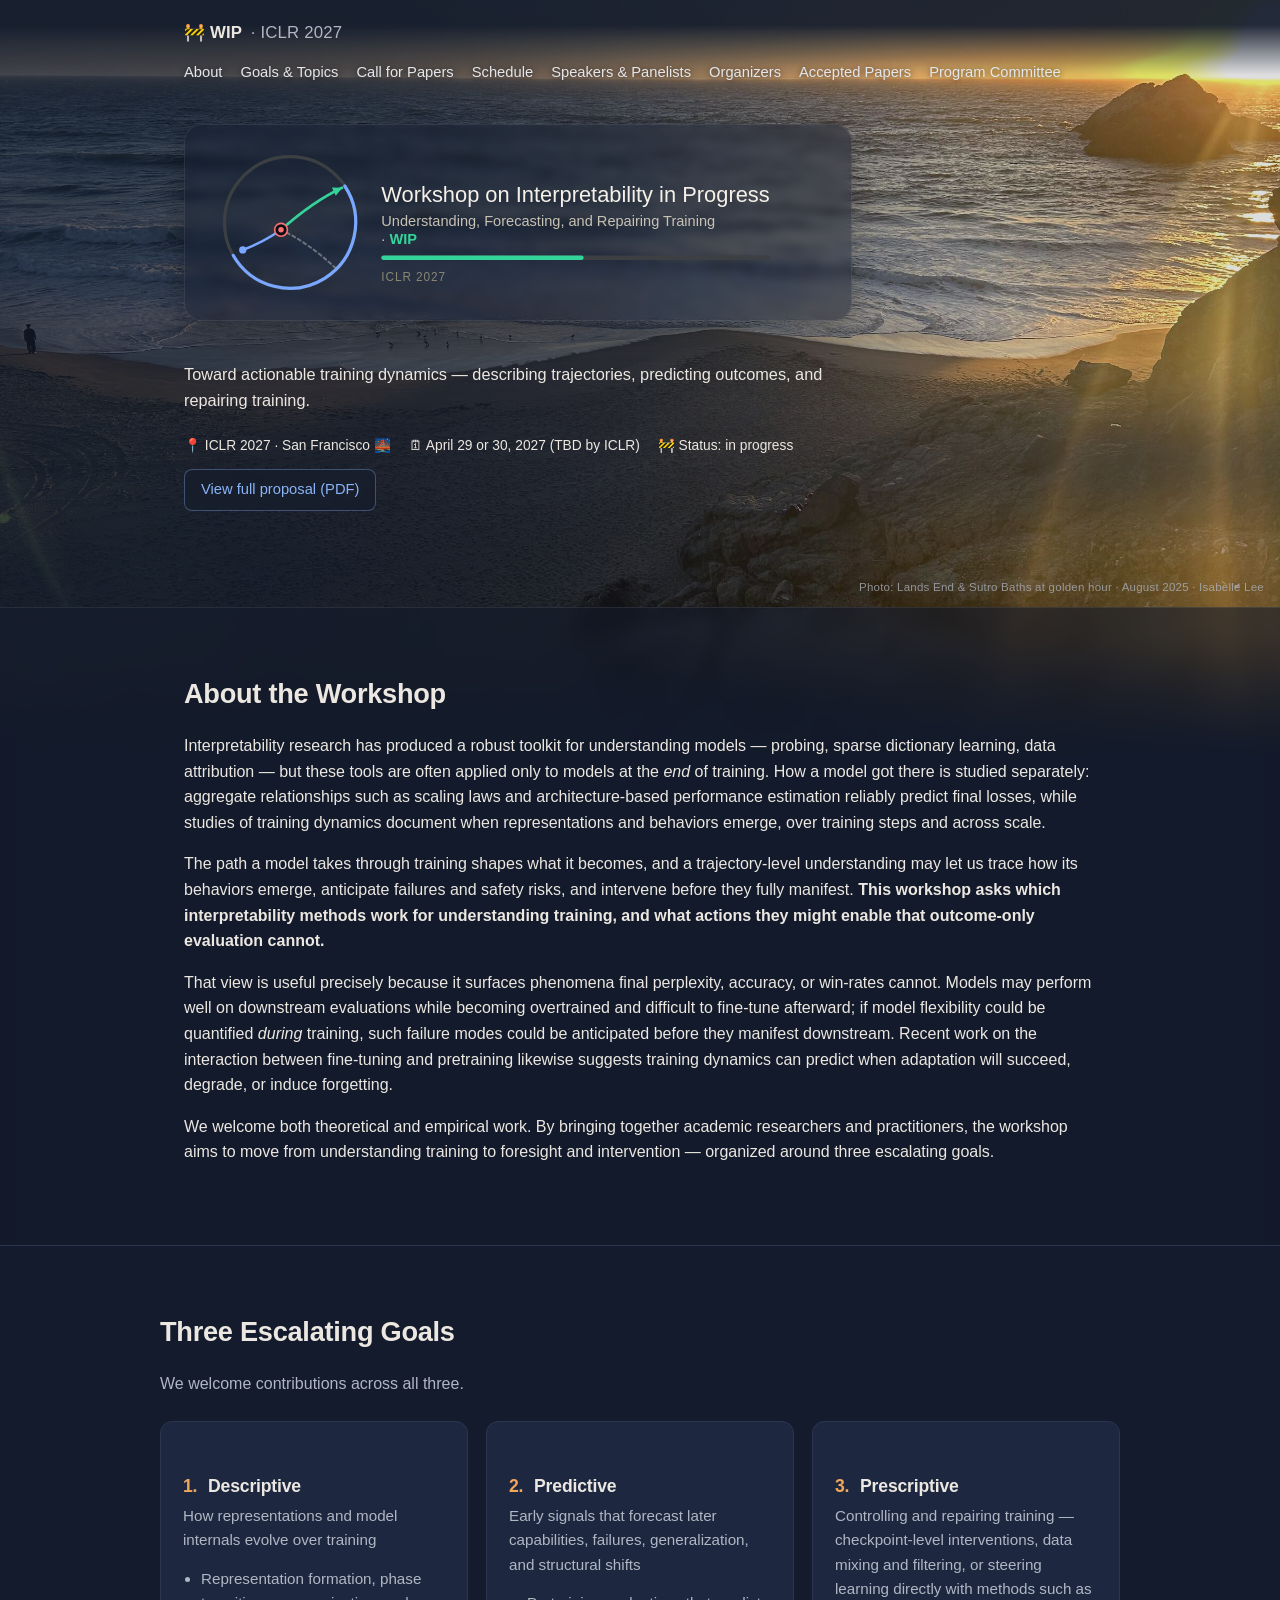
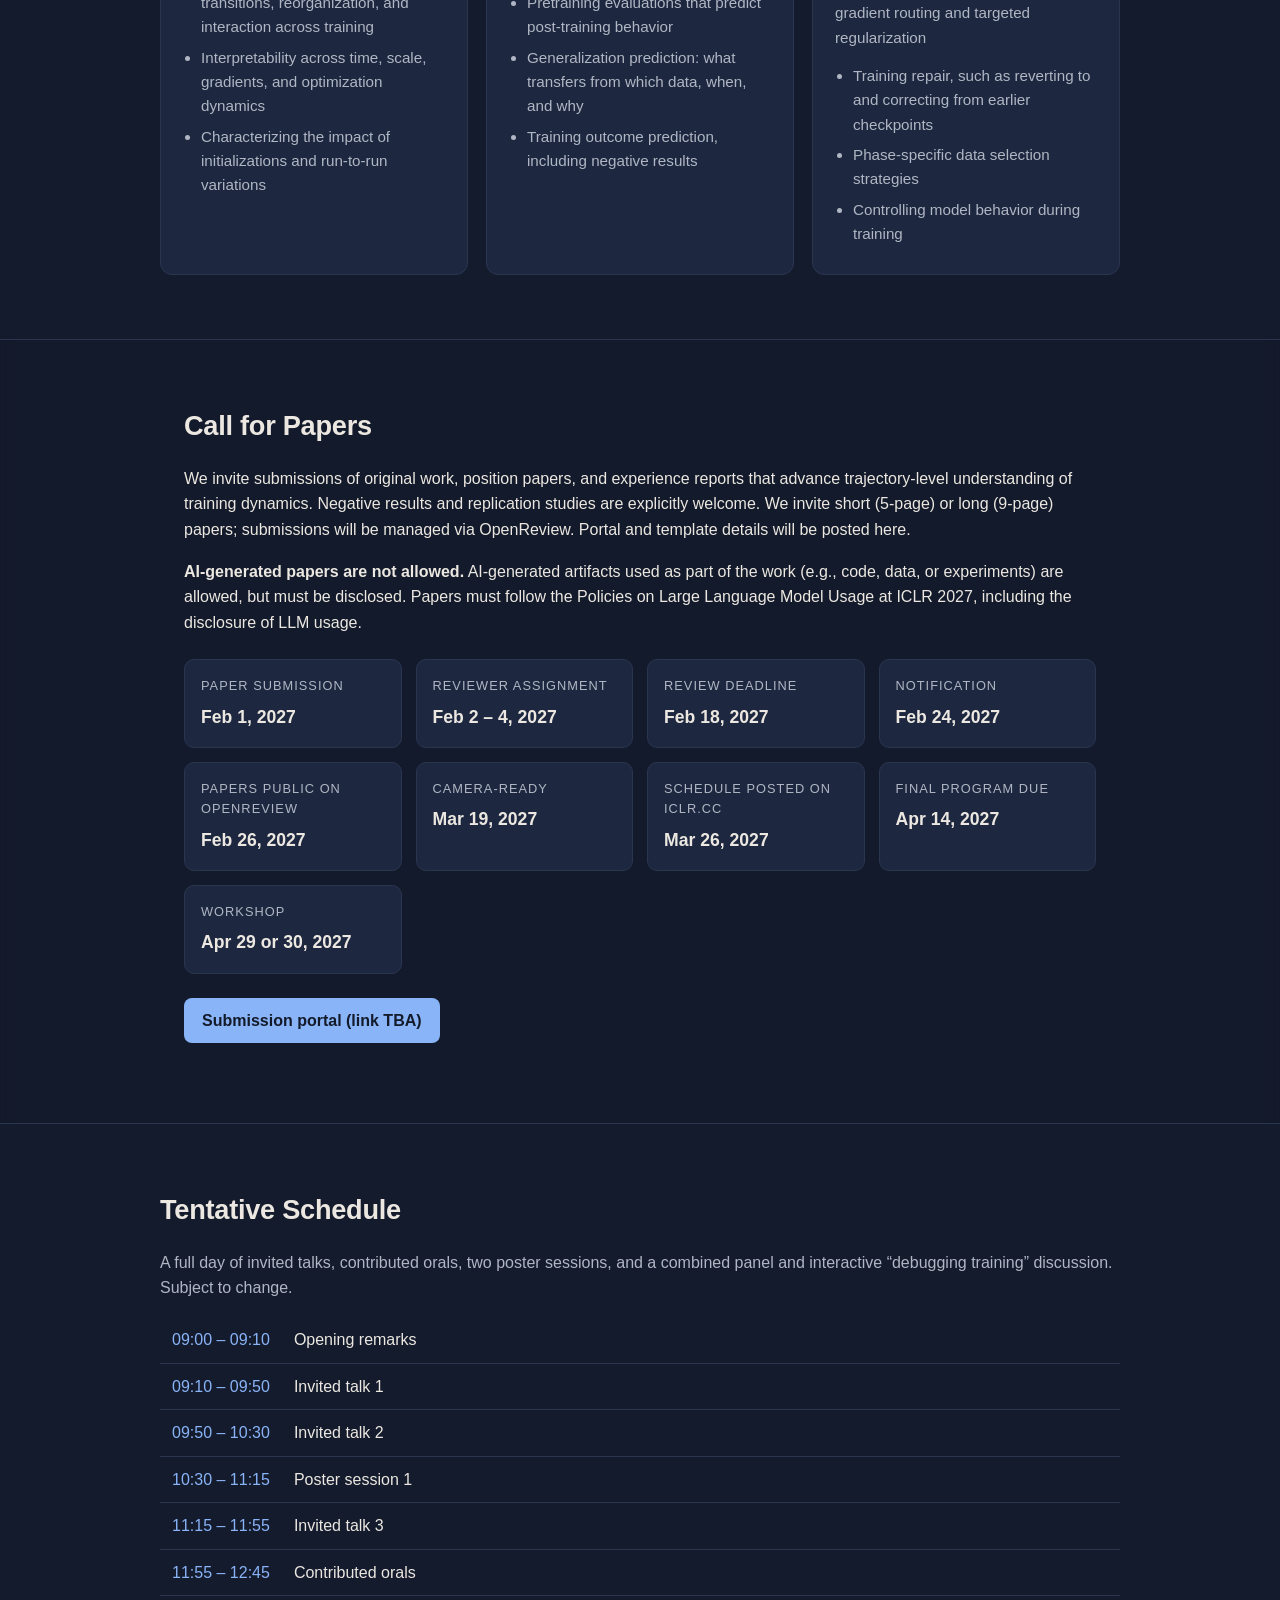
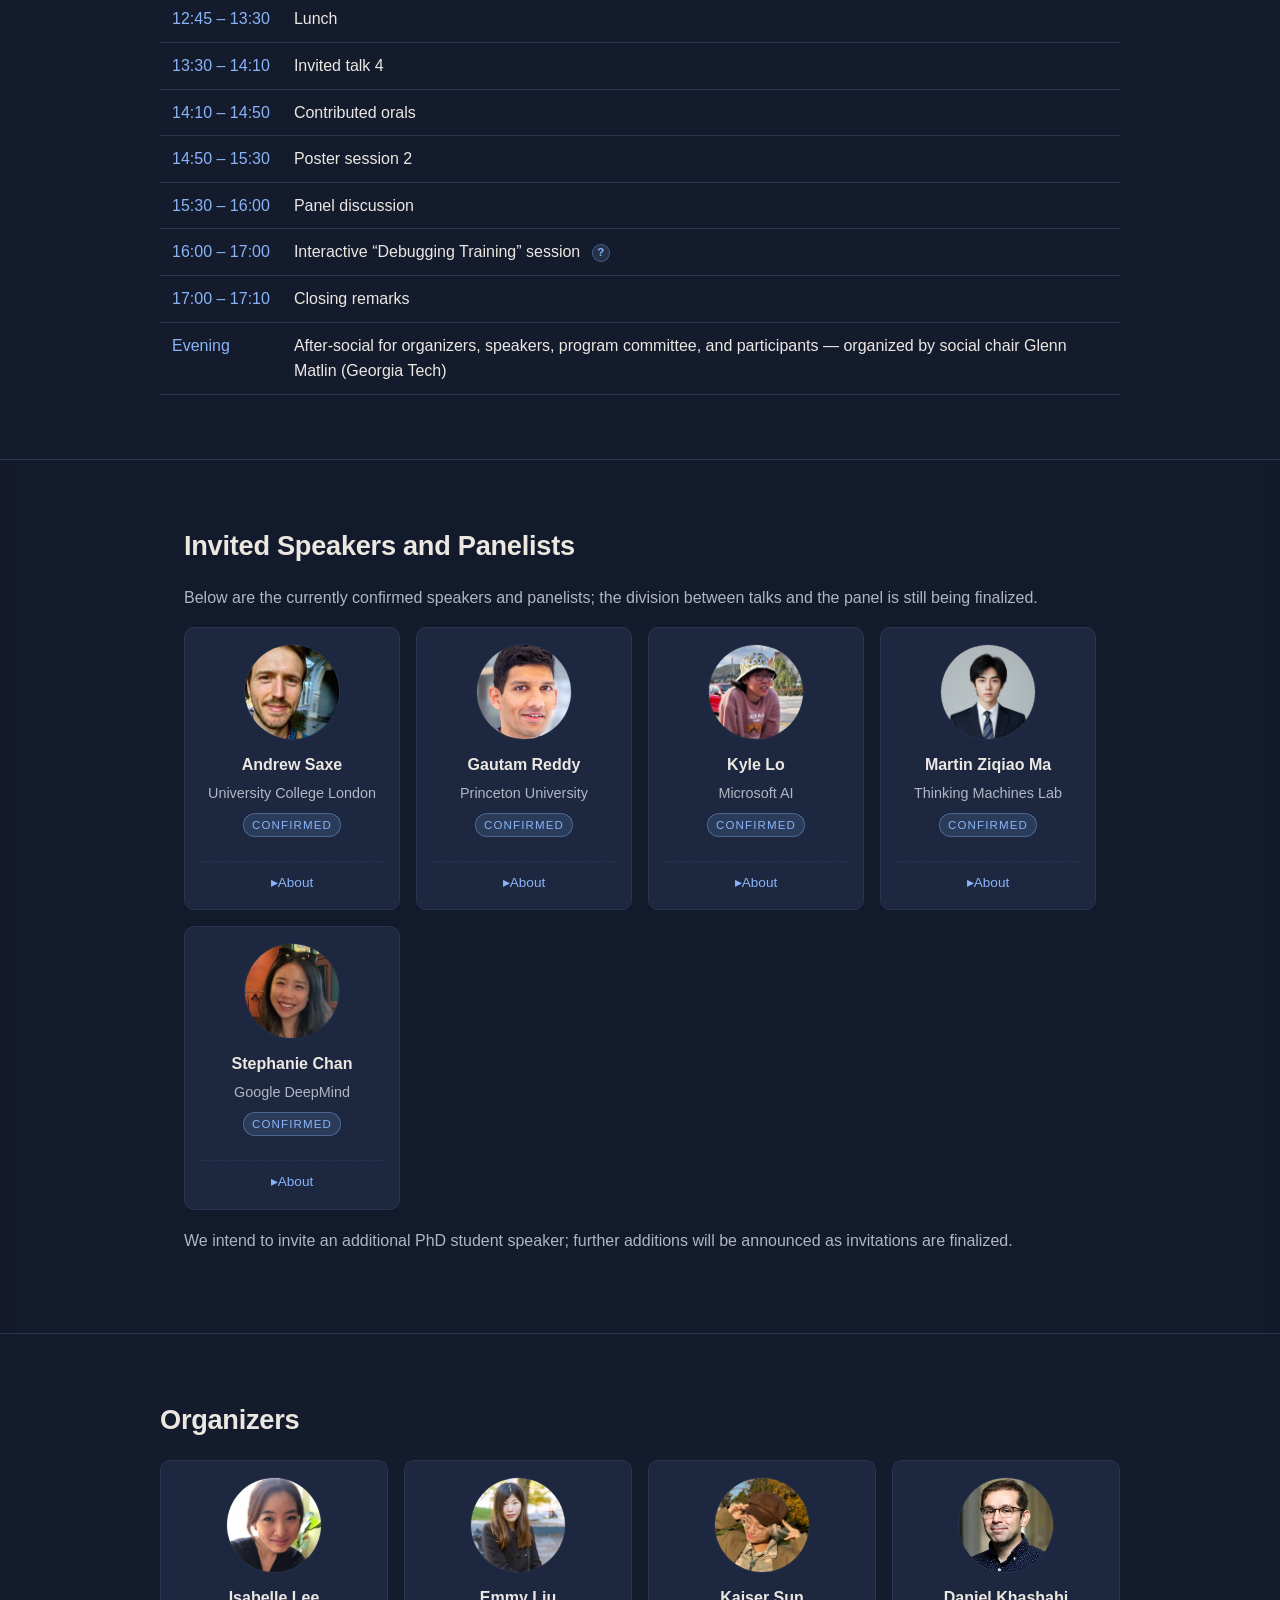
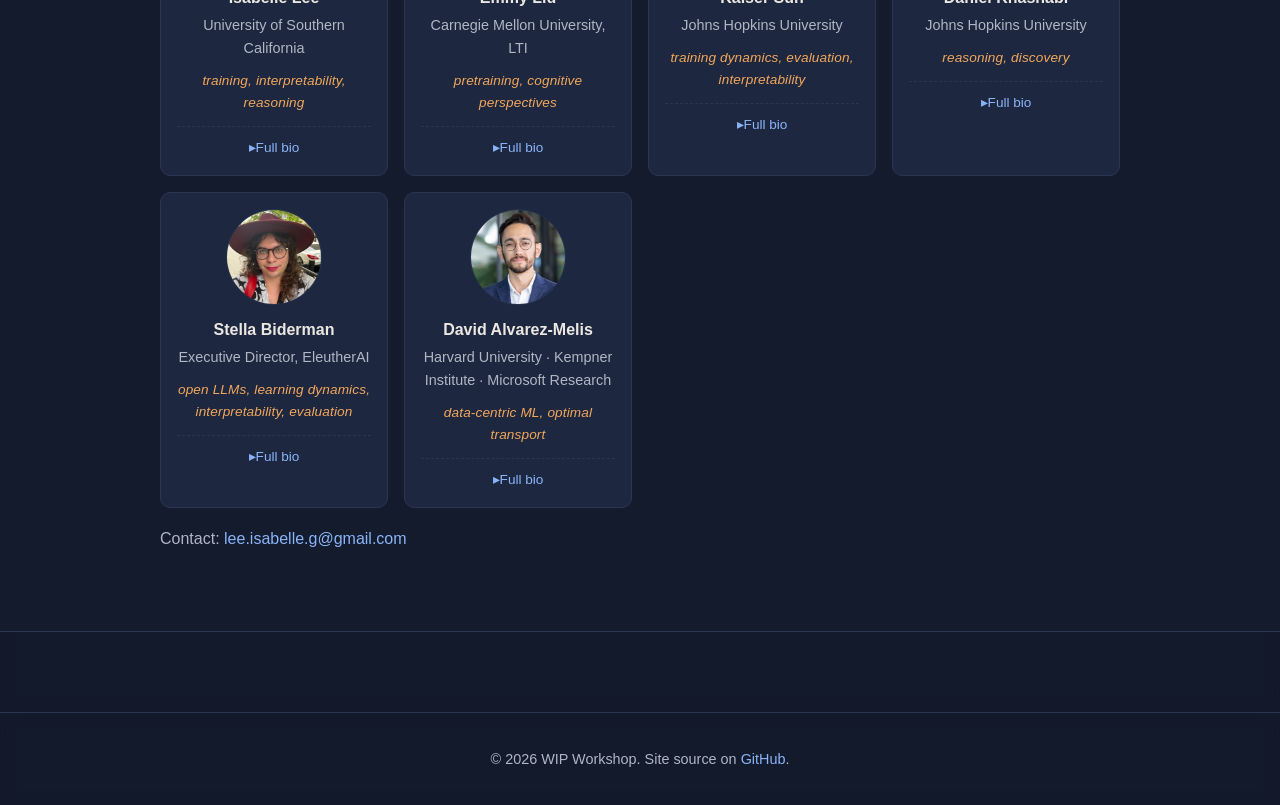
<file: index.html>
<!DOCTYPE html>
<html lang="en" data-theme="dark">
<head>
  <meta charset="UTF-8" />
  <meta name="viewport" content="width=device-width, initial-scale=1.0" />
  <title>WIP: Workshop on Interpretability in Progress — ICLR 2027</title>
  <meta name="description" content="An ICLR 2027 workshop asking which interpretability methods work for understanding training and what actions they enable — describing trajectories, forecasting outcomes, and repairing training." />
  <link rel="icon" type="image/svg+xml" href="assets/logos/favicon.svg" />
  <link rel="apple-touch-icon" href="assets/logos/avatar-dark-1024.png" />
  <link rel="stylesheet" href="assets/styles.css?v=20261007c" />
  <!-- Light mode disabled for now: theme is pinned to dark on <html>. To re-enable,
       restore the saved-theme script here and the #theme-toggle button. -->
</head>
<body>
  <header class="hero">
    <div class="hero-photos" aria-hidden="true">
      <div class="hero-slides">
        <div class="hero-photo" style="background-image: url('assets/hero/sf-1.jpg')"></div>
      </div>
      <div class="hero-fog"></div>
    </div>
    <nav class="nav">
      <a class="brand" href="index.html">🚧 WIP <span class="brand-sub">· ICLR 2027</span></a>
      <button class="nav-toggle" type="button" aria-expanded="false" aria-controls="nav-links" aria-label="Menu"
        onclick="this.setAttribute('aria-expanded', this.closest('.nav').classList.toggle('open'))">☰</button>
      <ul class="nav-links" id="nav-links"
        onclick="if (event.target.closest('a')) { var n = this.closest('.nav'); n.classList.remove('open'); n.querySelector('.nav-toggle').setAttribute('aria-expanded', 'false'); }">
        <li><a href="#about">About</a></li>
        <li><a href="#goals">Goals &amp; Topics</a></li>
        <li><a href="#cfp">Call for Papers</a></li>
        <li><a href="#schedule">Schedule</a></li>
        <li><a href="#speakers">Speakers &amp; Panelists</a></li>
        <li><a href="#organizers">Organizers</a></li>
        <li><a href="papers.html">Accepted Papers</a></li>
        <li><a href="committee.html">Program Committee</a></li>
      </ul>
    </nav>

    <div class="hero-inner">
      <h1 class="hero-lockup">
        <img class="logo-light" src="assets/logos/logo-lockup-light.svg" alt="WIP: Workshop on Interpretability in Progress: Understanding, Forecasting, and Repairing Training — ICLR 2027 Workshop" />
        <img class="logo-dark" src="assets/logos/logo-lockup-dark.svg" alt="WIP: Workshop on Interpretability in Progress: Understanding, Forecasting, and Repairing Training — ICLR 2027 Workshop" />
        <img class="logo-stacked" src="assets/logos/logo-stacked-dark.svg" alt="WIP: Workshop on Interpretability in Progress: Understanding, Forecasting, and Repairing Training — ICLR 2027 Workshop" />
      </h1>
      <p class="tagline">Toward actionable training dynamics — describing trajectories, predicting outcomes, and repairing training.</p>
      <p class="meta">
        <span>📍 ICLR 2027 · <span class="text-full">San Francisco</span><span class="text-short">SF</span> 🌉</span>
        <span>🗓 April 29 or 30, 2027 (TBD by ICLR)</span>
        <span>🚧 Status: in progress</span>
      </p>
      <p class="cta-row">
        <a class="button" href="assets/proposal.pdf" target="_blank" rel="noopener">View full proposal (PDF)</a>
      </p>
    </div>
    <p class="photo-credit">Photo: Lands End &amp; Sutro Baths at golden hour · August 2025 · Isabelle Lee</p>
  </header>

  <main>
    <section id="about" class="section">
      <h2>About the Workshop</h2>
      <p>
        Interpretability research has produced a robust toolkit for understanding models — probing,
        sparse dictionary learning, data attribution — but these tools are often applied only to models
        at the <em>end</em> of training. How a model got there is studied separately: aggregate
        relationships such as scaling laws and architecture-based performance estimation reliably
        predict final losses, while studies of training dynamics document when representations and
        behaviors emerge, over training steps and across scale.
      </p>
      <p>
        The path a model takes through training shapes what it becomes, and a trajectory-level
        understanding may let us trace how its behaviors emerge, anticipate failures and safety risks,
        and intervene before they fully manifest. <strong>This workshop asks which interpretability
        methods work for understanding training, and what actions they might enable that outcome-only
        evaluation cannot.</strong>
      </p>
      <p>
        That view is useful precisely because it surfaces phenomena final perplexity, accuracy, or
        win-rates cannot. Models may perform well on downstream evaluations while becoming overtrained
        and difficult to fine-tune afterward; if model flexibility could be quantified <em>during</em>
        training, such failure modes could be anticipated before they manifest downstream. Recent work
        on the interaction between fine-tuning and pretraining likewise suggests training dynamics can
        predict when adaptation will succeed, degrade, or induce forgetting.
      </p>
      <p>
        We welcome both theoretical and empirical work. By bringing together academic researchers and
        practitioners, the workshop aims to move from understanding training to foresight and
        intervention — organized around three escalating goals.
      </p>
    </section>

    <section id="goals" class="section alt">
      <h2>Three Escalating Goals</h2>
      <p class="muted">We welcome contributions across all three.</p>

      <div class="goals-grid">
        <article class="goal">
          <h3 class="goal-title"><span class="goal-num">1.</span> Descriptive</h3>
          <p class="goal-sub">How representations and model internals evolve over training</p>
          <ul>
            <li>Representation formation, phase transitions, reorganization, and interaction across training</li>
            <li>Interpretability across time, scale, gradients, and optimization dynamics</li>
            <li>Characterizing the impact of initializations and run-to-run variations</li>
          </ul>
        </article>
        <article class="goal">
          <h3 class="goal-title"><span class="goal-num">2.</span> Predictive</h3>
          <p class="goal-sub">Early signals that forecast later capabilities, failures, generalization, and structural shifts</p>
          <ul>
            <li>Pretraining evaluations that predict post-training behavior</li>
            <li>Generalization prediction: what transfers from which data, when, and why</li>
            <li>Training outcome prediction, including negative results</li>
          </ul>
        </article>
        <article class="goal">
          <h3 class="goal-title"><span class="goal-num">3.</span> Prescriptive</h3>
          <p class="goal-sub">Controlling and repairing training — checkpoint-level interventions, data mixing and filtering, or steering learning directly with methods such as gradient routing and targeted regularization</p>
          <ul>
            <li>Training repair, such as reverting to and correcting from earlier checkpoints</li>
            <li>Phase-specific data selection strategies</li>
            <li>Controlling model behavior during training</li>
          </ul>
        </article>
      </div>
    </section>

    <section id="cfp" class="section">
      <h2>Call for Papers</h2>
      <p>
        We invite submissions of original work, position papers, and experience reports that advance
        trajectory-level understanding of training dynamics. Negative results and replication studies
        are explicitly welcome. We invite short (5-page) or long (9-page) papers; submissions will be
        managed via OpenReview. Portal and template details will be posted here.
      </p>
      <p>
        <strong>AI-generated papers are not allowed.</strong> AI-generated artifacts used as part of the work
        (e.g., code, data, or experiments) are allowed, but must be disclosed. Papers must follow the
        Policies on Large Language Model Usage at ICLR 2027, including the disclosure of LLM usage.
      </p>
      <div class="dates-grid">
        <div class="date-card">
          <p class="date-label">Paper submission</p>
          <p class="date-value">Feb 1, 2027</p>
        </div>
        <div class="date-card">
          <p class="date-label">Reviewer assignment</p>
          <p class="date-value">Feb 2 – 4, 2027</p>
        </div>
        <div class="date-card">
          <p class="date-label">Review deadline</p>
          <p class="date-value">Feb 18, 2027</p>
        </div>
        <div class="date-card">
          <p class="date-label">Notification</p>
          <p class="date-value">Feb 24, 2027</p>
        </div>
        <div class="date-card">
          <p class="date-label">Papers public on OpenReview</p>
          <p class="date-value">Feb 26, 2027</p>
        </div>
        <div class="date-card">
          <p class="date-label">Camera-ready</p>
          <p class="date-value">Mar 19, 2027</p>
        </div>
        <div class="date-card">
          <p class="date-label">Schedule posted on iclr.cc</p>
          <p class="date-value">Mar 26, 2027</p>
        </div>
        <div class="date-card">
          <p class="date-label">Final program due</p>
          <p class="date-value">Apr 14, 2027</p>
        </div>
        <div class="date-card">
          <p class="date-label">Workshop</p>
          <p class="date-value">Apr 29 or 30, 2027</p>
        </div>
      </div>
      <p class="cta-row">
        <a class="button" href="#">Submission portal (link TBA)</a>
      </p>
    </section>

    <section id="schedule" class="section alt">
      <h2>Tentative Schedule</h2>
      <p class="muted">A full day of invited talks, contributed orals, two poster sessions, and a combined panel and interactive “debugging training” discussion. Subject to change.</p>
      <table class="schedule">
        <tbody>
          <tr><td class="time">09:00 – 09:10</td><td>Opening remarks</td></tr>
          <tr><td class="time">09:10 – 09:50</td><td>Invited talk 1</td></tr>
          <tr><td class="time">09:50 – 10:30</td><td>Invited talk 2</td></tr>
          <tr><td class="time">10:30 – 11:15</td><td>Poster session 1</td></tr>
          <tr><td class="time">11:15 – 11:55</td><td>Invited talk 3</td></tr>
          <tr><td class="time">11:55 – 12:45</td><td>Contributed orals</td></tr>
          <tr><td class="time">12:45 – 13:30</td><td>Lunch</td></tr>
          <tr><td class="time">13:30 – 14:10</td><td>Invited talk 4</td></tr>
          <tr><td class="time">14:10 – 14:50</td><td>Contributed orals</td></tr>
          <tr><td class="time">14:50 – 15:30</td><td>Poster session 2</td></tr>
          <tr><td class="time">15:30 – 16:00</td><td>Panel discussion</td></tr>
          <tr><td class="time">16:00 – 17:00</td><td>
            Interactive “Debugging Training” session
            <button class="info-dot" type="button" popovertarget="dbg-info" aria-label="About the Debugging Training session">?</button>
            <div id="dbg-info" class="bubble" popover>
              <p class="bubble-title">Debugging Training, live</p>
              <p>The closing hour pairs a moderated panel on open challenges with a hands-on
                “debugging training runs” clinic: participants bring <em>real</em> training
                problems — instabilities, divergences, scaling pathologies — for the panelists and
                audience to diagnose together. Turning trajectory-level insight into on-the-spot
                fixes is exactly the kind of actionable training science this workshop is built around.</p>
            </div>
          </td></tr>
          <tr><td class="time">17:00 – 17:10</td><td>Closing remarks</td></tr>
          <tr><td class="time">Evening</td><td>After-social for organizers, speakers, program committee, and participants — organized by social chair Glenn Matlin (Georgia Tech)</td></tr>
        </tbody>
      </table>
    </section>

    <section id="speakers" class="section">
      <h2>Invited Speakers and Panelists</h2>
      <p class="muted">Below are the currently confirmed speakers and panelists; the division between talks and the panel is still being finalized.</p>
      <div class="speakers-grid">
        <div class="speaker">
          <img class="avatar" src="assets/speakers/saxe.jpg" alt="Andrew Saxe" loading="lazy">
          <p class="name">Andrew Saxe</p>
          <p class="affil">University College London</p>
          <p class="status confirmed">Confirmed</p>
          <details class="bio-details">
            <summary>About</summary>
            <p class="bio">Professor at UCL, whose lab develops mathematical and experimental tools to understand how learning emerges in brains and artificial neural networks.</p>
            <a class="site-link" href="https://www.saxelab.org/" target="_blank" rel="noopener" aria-label="Andrew Saxe’s website" title="Website"><svg viewBox="0 0 24 24" width="18" height="18" fill="none" stroke="currentColor" stroke-width="1.8" stroke-linecap="round" stroke-linejoin="round" aria-hidden="true"><circle cx="12" cy="12" r="10"/><path d="M2 12h20"/><path d="M12 2a15.3 15.3 0 0 1 4 10 15.3 15.3 0 0 1-4 10 15.3 15.3 0 0 1-4-10 15.3 15.3 0 0 1 4-10z"/></svg></a>
          </details>
        </div>
        <div class="speaker">
          <img class="avatar" src="assets/speakers/reddy.jpg" alt="Gautam Reddy" loading="lazy">
          <p class="name">Gautam Reddy</p>
          <p class="affil">Princeton University</p>
          <p class="status confirmed">Confirmed</p>
          <details class="bio-details">
            <summary>About</summary>
            <p class="bio">Assistant professor at Princeton, whose lab develops physics-inspired theory and tools for understanding learning and decision-making in biological and artificial systems.</p>
            <a class="site-link" href="https://reddylab.physics.princeton.edu/" target="_blank" rel="noopener" aria-label="Gautam Reddy’s website" title="Website"><svg viewBox="0 0 24 24" width="18" height="18" fill="none" stroke="currentColor" stroke-width="1.8" stroke-linecap="round" stroke-linejoin="round" aria-hidden="true"><circle cx="12" cy="12" r="10"/><path d="M2 12h20"/><path d="M12 2a15.3 15.3 0 0 1 4 10 15.3 15.3 0 0 1-4 10 15.3 15.3 0 0 1-4-10 15.3 15.3 0 0 1 4-10z"/></svg></a>
          </details>
        </div>
        <div class="speaker">
          <img class="avatar" src="assets/speakers/lo.jpg" alt="Kyle Lo" loading="lazy">
          <p class="name">Kyle Lo</p>
          <p class="affil">Microsoft AI</p>
          <p class="status confirmed">Confirmed</p>
          <details class="bio-details">
            <summary>About</summary>
            <p class="bio">Member of technical staff at Microsoft AI, who previously co-led the OLMo project on open language modeling. His current research focuses on large-scale pretraining of language models, with an emphasis on data curation, data mixing, benchmark validity, efficient experimentation, and generalization across model scales.</p>
            <a class="site-link" href="https://kyleclo.com/" target="_blank" rel="noopener" aria-label="Kyle Lo’s website" title="Website"><svg viewBox="0 0 24 24" width="18" height="18" fill="none" stroke="currentColor" stroke-width="1.8" stroke-linecap="round" stroke-linejoin="round" aria-hidden="true"><circle cx="12" cy="12" r="10"/><path d="M2 12h20"/><path d="M12 2a15.3 15.3 0 0 1 4 10 15.3 15.3 0 0 1-4 10 15.3 15.3 0 0 1-4-10 15.3 15.3 0 0 1 4-10z"/></svg></a>
          </details>
        </div>
        <div class="speaker">
          <img class="avatar" src="assets/speakers/ma.jpg" alt="Martin Ziqiao Ma" loading="lazy">
          <p class="name">Martin Ziqiao Ma</p>
          <p class="affil">Thinking Machines Lab</p>
          <p class="status confirmed">Confirmed</p>
          <details class="bio-details">
            <summary>About</summary>
            <p class="bio">Member of Technical Staff at Thinking Machines Lab. His current research focuses on continual learning with minimal and natural supervision, where the boundary between training and inference dissolves.</p>
            <a class="site-link" href="https://mars-tin.github.io/" target="_blank" rel="noopener" aria-label="Martin Ziqiao Ma’s website" title="Website"><svg viewBox="0 0 24 24" width="18" height="18" fill="none" stroke="currentColor" stroke-width="1.8" stroke-linecap="round" stroke-linejoin="round" aria-hidden="true"><circle cx="12" cy="12" r="10"/><path d="M2 12h20"/><path d="M12 2a15.3 15.3 0 0 1 4 10 15.3 15.3 0 0 1-4 10 15.3 15.3 0 0 1-4-10 15.3 15.3 0 0 1 4-10z"/></svg></a>
          </details>
        </div>
        <div class="speaker">
          <img class="avatar" src="assets/speakers/chan.jpg" alt="Stephanie Chan" loading="lazy">
          <p class="name">Stephanie Chan</p>
          <p class="affil">Google DeepMind</p>
          <p class="status confirmed">Confirmed</p>
          <details class="bio-details">
            <summary>About</summary>
            <p class="bio">Staff research scientist at Google DeepMind. Her work on science of AI focuses on understanding emergent behaviors and in-context learning, drawing on neuroscience. Her current research also examines the future impacts of AI.</p>
            <a class="site-link" href="https://scychan.github.io/" target="_blank" rel="noopener" aria-label="Stephanie Chan’s website" title="Website"><svg viewBox="0 0 24 24" width="18" height="18" fill="none" stroke="currentColor" stroke-width="1.8" stroke-linecap="round" stroke-linejoin="round" aria-hidden="true"><circle cx="12" cy="12" r="10"/><path d="M2 12h20"/><path d="M12 2a15.3 15.3 0 0 1 4 10 15.3 15.3 0 0 1-4 10 15.3 15.3 0 0 1-4-10 15.3 15.3 0 0 1 4-10z"/></svg></a>
          </details>
        </div>
      </div>
      <p class="muted" style="margin-top:18px;">We intend to invite an additional PhD student speaker; further additions will be announced as invitations are finalized.</p>
    </section>

    <section id="organizers" class="section alt">
      <h2>Organizers</h2>
      <div class="organizers-grid">
        <div class="organizer">
          <img class="avatar" src="assets/organizers/lee.jpg" alt="Isabelle Lee" loading="lazy">
          <p class="name">Isabelle Lee</p>
          <p class="affil">University of Southern California</p>
          <p class="interests">training, interpretability, reasoning</p>
          <details class="bio-details">
            <summary>Full bio</summary>
            <p class="bio">Isabelle Lee is a PhD student at the University of Southern California. Her work focuses on interpretability, training, and reasoning. Specifically, her research aims to (1) predict training and (2) predict failures. To this aim, she uses dynamical systems and physics-inspired approaches to analyze small-scale toy learning problems, as well as analyzing larger-scale training from developmental perspectives. She is a recipient of the Viterbi School of Engineering Graduate Fellowship and Coefficient Giving's Technical AI Safety Research Grant. Previously, she was a researcher at Carnegie Mellon University and Amazon Alexa, and her background is in Plasma Physics and Complex Systems.</p>
            <a class="site-link" href="https://iglee.me/" target="_blank" rel="noopener" aria-label="Isabelle Lee’s website" title="Website"><svg viewBox="0 0 24 24" width="18" height="18" fill="none" stroke="currentColor" stroke-width="1.8" stroke-linecap="round" stroke-linejoin="round" aria-hidden="true"><circle cx="12" cy="12" r="10"/><path d="M2 12h20"/><path d="M12 2a15.3 15.3 0 0 1 4 10 15.3 15.3 0 0 1-4 10 15.3 15.3 0 0 1-4-10 15.3 15.3 0 0 1 4-10z"/></svg></a>
          </details>
        </div>
        <div class="organizer">
          <img class="avatar" src="assets/organizers/liu.jpg" alt="Emmy Liu" loading="lazy">
          <p class="name">Emmy Liu</p>
          <p class="affil">Carnegie Mellon University, LTI</p>
          <p class="interests">pretraining, cognitive perspectives</p>
          <details class="bio-details">
            <summary>Full bio</summary>
            <p class="bio">Emmy Liu is a PhD Candidate at Carnegie Mellon University in the Language Technologies Institute. Her current work is on understanding pretraining from a cognitive perspective. She is a recipient of a Natural Sciences and Engineering Research Council of Canada Doctoral Scholarship, the SoftBank-ARM fellowship, an NEC fellowship as well as a CMU Presidential Fellowship. Her work has received the Best Resource Paper award at ACL 2023. She has co-organized the workshop on Figurative Language Processing at NAACL 2024, the overall Student Research Workshop at NAACL 2025, as well as the Computational Developmental Linguistics workshop at ACL 2026.</p>
            <a class="site-link" href="https://nightingal3.github.io/" target="_blank" rel="noopener" aria-label="Emmy Liu’s website" title="Website"><svg viewBox="0 0 24 24" width="18" height="18" fill="none" stroke="currentColor" stroke-width="1.8" stroke-linecap="round" stroke-linejoin="round" aria-hidden="true"><circle cx="12" cy="12" r="10"/><path d="M2 12h20"/><path d="M12 2a15.3 15.3 0 0 1 4 10 15.3 15.3 0 0 1-4 10 15.3 15.3 0 0 1-4-10 15.3 15.3 0 0 1 4-10z"/></svg></a>
          </details>
        </div>
        <div class="organizer">
          <img class="avatar" src="assets/organizers/sun.jpg" alt="Kaiser Sun" loading="lazy">
          <p class="name">Kaiser Sun</p>
          <p class="affil">Johns Hopkins University</p>
          <p class="interests">training dynamics, evaluation, interpretability</p>
          <details class="bio-details">
            <summary>Full bio</summary>
            <p class="bio">Kaiser Sun is a Ph.D. student in Computer Science at the Data Science and AI Institute and the Center for Language and Speech Processing at Johns Hopkins University. Their research focuses on the training dynamics, evaluation, and interpretability of Large Language Models. Generally, Kaiser is interested in understanding how language models function and exploring how we can change them. Their work has been recognized with an honorable mention at CoNLL 2023, an outstanding paper award at MLRC 2022, and coverage by a few media outlets such as MIT Technology Review and WIRED. Previously, they obtained their B.S. and M.S. from the University of Washington and were a researcher at Meta AI, Together AI, and AWS AI Labs.</p>
            <a class="site-link" href="https://kaiserwholearns.github.io/" target="_blank" rel="noopener" aria-label="Kaiser Sun’s website" title="Website"><svg viewBox="0 0 24 24" width="18" height="18" fill="none" stroke="currentColor" stroke-width="1.8" stroke-linecap="round" stroke-linejoin="round" aria-hidden="true"><circle cx="12" cy="12" r="10"/><path d="M2 12h20"/><path d="M12 2a15.3 15.3 0 0 1 4 10 15.3 15.3 0 0 1-4 10 15.3 15.3 0 0 1-4-10 15.3 15.3 0 0 1 4-10z"/></svg></a>
          </details>
        </div>
        <div class="organizer">
          <img class="avatar" src="assets/organizers/khashabi.jpg" alt="Daniel Khashabi" loading="lazy">
          <p class="name">Daniel Khashabi</p>
          <p class="affil">Johns Hopkins University</p>
          <p class="interests">reasoning, discovery</p>
          <details class="bio-details">
            <summary>Full bio</summary>
            <p class="bio">Daniel Khashabi is an Assistant Professor of Computer Science at Johns Hopkins University, affiliated with the Data Science and AI Institute and the Center for Language and Speech Processing (CLSP). He is interested in the intersection of reasoning and discovery. He is the recipient of the NSF CAREER award (2026), Ai2's Lasting Impact Award (2024), multiple industry faculty awards (Amazon, Google, Apple), and several Best Paper Awards (COLM 2024, ACL 2023, NAACL 2022). His teaching earned him the Joel Dean Award for Excellence in Teaching in the Department of Computer Science in 2025. Most relevant to this proposal, he has co-organized Towards Test-Time Continual Learning Agents at NeurIPS 2026, Interpreting Agent Behavior (IAB) at NeurIPS 2026, the Workshop on Instruction Tuning and Instruction Following at NeurIPS 2023, and the Student Research Workshop at ACL 2019.</p>
            <a class="site-link" href="https://www.cs.jhu.edu/~danielk/" target="_blank" rel="noopener" aria-label="Daniel Khashabi’s website" title="Website"><svg viewBox="0 0 24 24" width="18" height="18" fill="none" stroke="currentColor" stroke-width="1.8" stroke-linecap="round" stroke-linejoin="round" aria-hidden="true"><circle cx="12" cy="12" r="10"/><path d="M2 12h20"/><path d="M12 2a15.3 15.3 0 0 1 4 10 15.3 15.3 0 0 1-4 10 15.3 15.3 0 0 1-4-10 15.3 15.3 0 0 1 4-10z"/></svg></a>
          </details>
        </div>
        <div class="organizer">
          <img class="avatar" src="assets/organizers/biderman.jpg" alt="Stella Biderman" loading="lazy">
          <p class="name">Stella Biderman</p>
          <p class="affil">Executive Director, EleutherAI</p>
          <p class="interests">open LLMs, learning dynamics, interpretability, evaluation</p>
          <details class="bio-details">
            <summary>Full bio</summary>
            <p class="bio">Stella Biderman is the Executive Director of EleutherAI, a non-profit research institute and open science community that does research on large language models, works to make research on large-scale AI technologies more widely accessible around the world, and works to grow and promote the open source AI community. She pioneered the development of open and transparent language models that make the type of research advocated for in this workshop possible, including the first state-of-the-open LLMs to be released alongside their training data and the Pythia model suite, which introduced the idea that releasing partially trained model checkpoints was scientifically valuable and set the standard for maximally open releases adopted by projects such as LLM360, OLMo, and Marin. Her lab has done influential research on learning dynamics and interpretability, including introducing Sparse Autoencoders as a tool for interpretability, introducing the problem of forecasting which specific sequences are memorized by a large language model during training, performing the first study of the stability of circuit analysis over the course of training, and demonstrating that it is possible to use data filtering to eliminate undesirable capabilities in large language models. Her recent position paper at ICML outlines the need for the type of work solicited in this workshop.</p>
            <p class="bio">Stella co-leads the EvalEval Coalition, a multi-stakeholder initiative bringing methodological rigor and accountability to AI evaluation, is on the advisory board to the Machine Learning Reproducibility Challenge, is organizing an Open-Weight Pre-training Safety Accelerator as part of the Seoul Alignment Workshop (co-located with ICML), and is an AC for NeurIPS. Previously, she was an organizer of the AI Village @ DEF CON (2018–2021), working group lead for the BigScience Research Workshop (2022), and organizer of Dataset Convening. Stella received her M.S. in Computer Science from Georgia Tech, her S.B. (honors) in Mathematics from the University of Chicago, and her A.B. in Philosophy from the University of Chicago. Her work regularly appears at NeurIPS, ICML, ICLR, and ACL.</p>
            <a class="site-link" href="https://stellabiderman.ai/" target="_blank" rel="noopener" aria-label="Stella Biderman’s website" title="Website"><svg viewBox="0 0 24 24" width="18" height="18" fill="none" stroke="currentColor" stroke-width="1.8" stroke-linecap="round" stroke-linejoin="round" aria-hidden="true"><circle cx="12" cy="12" r="10"/><path d="M2 12h20"/><path d="M12 2a15.3 15.3 0 0 1 4 10 15.3 15.3 0 0 1-4 10 15.3 15.3 0 0 1-4-10 15.3 15.3 0 0 1 4-10z"/></svg></a>
          </details>
        </div>
        <div class="organizer">
          <img class="avatar" src="assets/organizers/melis.jpg" alt="David Alvarez-Melis" loading="lazy">
          <p class="name">David Alvarez-Melis</p>
          <p class="affil">Harvard University · Kempner Institute · Microsoft Research</p>
          <p class="interests">data-centric ML, optimal transport</p>
          <details class="bio-details">
            <summary>Full bio</summary>
            <p class="bio">David Alvarez-Melis is an Assistant Professor of Computer Science at Harvard University, where he leads the Data-Centric Machine Learning (DCML) Lab. He is also Associate Faculty at the Kempner Institute and a Research Scientist at Microsoft Research. The Harvard DCML Lab develops principled methods for characterizing, transforming, and optimizing datasets, working toward a rigorous science of data for machine learning. He has organized or co-organized several workshops at the intersection of machine learning and applied mathematics, including the Optimal Transport and Machine Learning Workshop at NeurIPS 2023, the Optimal Transport Workshop at the Institut d'Études Scientifiques de Cargèse (2024), and the LatinX in AI Workshop at ICML (2023 and 2024). David received his PhD in Computer Science from MIT, his MS in Mathematics from NYU's Courant Institute, and his BSc in Mathematics from ITAM in Mexico City. His work appears regularly at NeurIPS, ICML, ICLR, AISTATS, and UAI.</p>
            <a class="site-link" href="https://dmelis.github.io/" target="_blank" rel="noopener" aria-label="David Alvarez-Melis’s website" title="Website"><svg viewBox="0 0 24 24" width="18" height="18" fill="none" stroke="currentColor" stroke-width="1.8" stroke-linecap="round" stroke-linejoin="round" aria-hidden="true"><circle cx="12" cy="12" r="10"/><path d="M2 12h20"/><path d="M12 2a15.3 15.3 0 0 1 4 10 15.3 15.3 0 0 1-4 10 15.3 15.3 0 0 1-4-10 15.3 15.3 0 0 1 4-10z"/></svg></a>
          </details>
        </div>
      </div>
      <p class="muted" style="margin-top:18px;">Contact: <a href="mailto:lee.isabelle.g@gmail.com">lee.isabelle.g@gmail.com</a></p>
    </section>
  </main>

  <footer class="footer">
    <p>© <span id="year"></span> WIP Workshop. Site source on <a href="https://github.com/science-of-unfinished-models/science-of-unfinished-models.github.io">GitHub</a>.</p>
  </footer>
  <script>document.getElementById('year').textContent = new Date().getFullYear();</script>
  <script>
    (function () {
      var btn = document.getElementById('theme-toggle');
      if (!btn) return;
      var mq = window.matchMedia('(prefers-color-scheme: dark)');
      function current() {
        var t = document.documentElement.getAttribute('data-theme');
        if (t === 'light' || t === 'dark') return t;
        return mq.matches ? 'dark' : 'light';
      }
      function render() {
        var c = current();
        btn.textContent = c === 'dark' ? '☀' : '☾';
        btn.setAttribute('aria-label', c === 'dark' ? 'Switch to light theme' : 'Switch to dark theme');
      }
      btn.addEventListener('click', function () {
        var next = current() === 'dark' ? 'light' : 'dark';
        document.documentElement.setAttribute('data-theme', next);
        try { localStorage.setItem('theme', next); } catch (e) {}
        render();
      });
      mq.addEventListener && mq.addEventListener('change', render);
      render();
    })();
  </script>
</body>
</html>
</file>
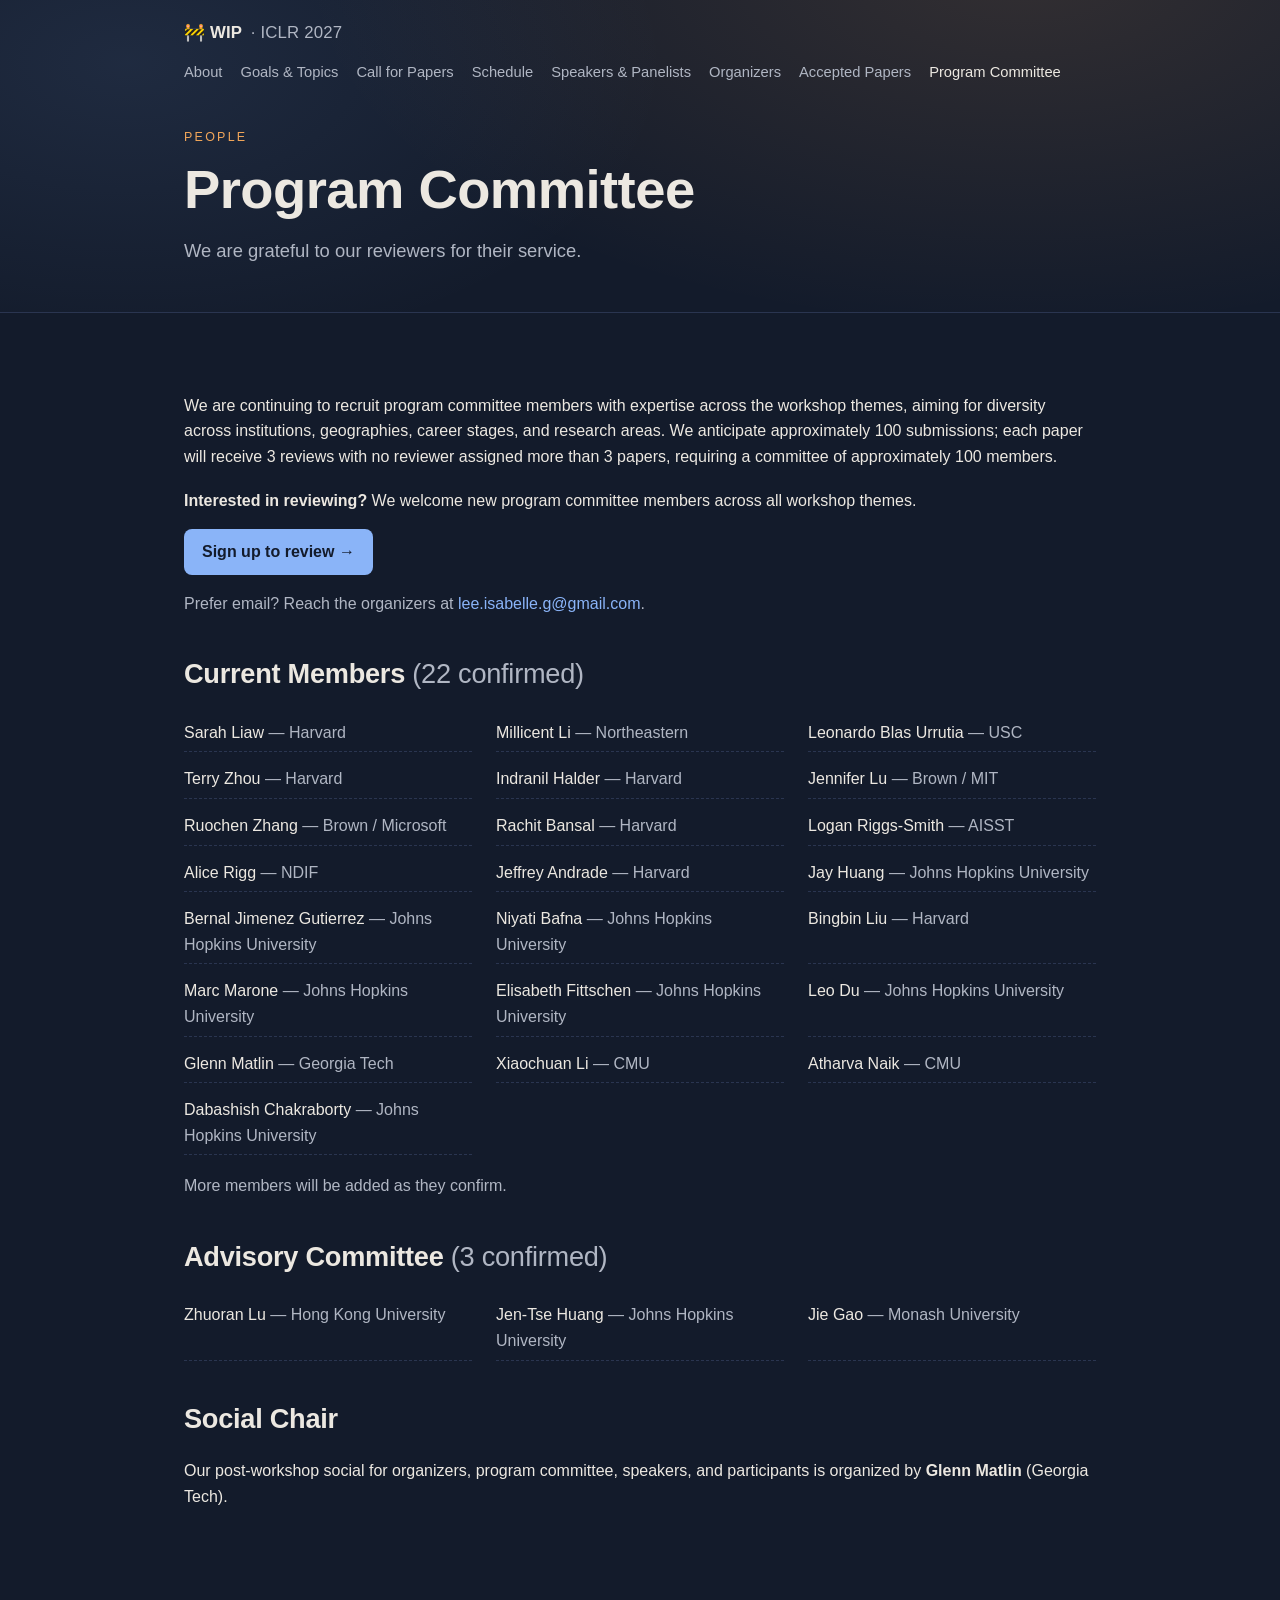
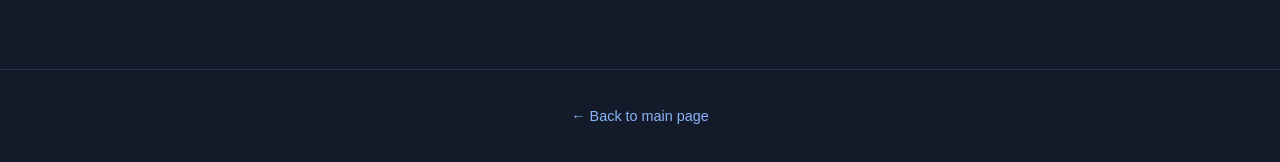
<file: committee.html>
<!DOCTYPE html>
<html lang="en" data-theme="dark">
<head>
  <meta charset="UTF-8" />
  <meta name="viewport" content="width=device-width, initial-scale=1.0" />
  <title>Program Committee — WIP Workshop @ ICLR 2027</title>
  <link rel="icon" type="image/svg+xml" href="assets/logos/favicon.svg" />
  <link rel="apple-touch-icon" href="assets/logos/avatar-dark-1024.png" />
  <link rel="stylesheet" href="assets/styles.css?v=20261007c" />
  <!-- Light mode disabled for now: theme is pinned to dark on <html>. To re-enable,
       restore the saved-theme script here and the #theme-toggle button. -->
</head>
<body>
  <header class="hero compact">
    <nav class="nav">
      <a class="brand" href="index.html">🚧 WIP <span class="brand-sub">· ICLR 2027</span></a>
      <button class="nav-toggle" type="button" aria-expanded="false" aria-controls="nav-links" aria-label="Menu"
        onclick="this.setAttribute('aria-expanded', this.closest('.nav').classList.toggle('open'))">☰</button>
      <ul class="nav-links" id="nav-links"
        onclick="if (event.target.closest('a')) { var n = this.closest('.nav'); n.classList.remove('open'); n.querySelector('.nav-toggle').setAttribute('aria-expanded', 'false'); }">
        <li><a href="index.html#about">About</a></li>
        <li><a href="index.html#goals">Goals &amp; Topics</a></li>
        <li><a href="index.html#cfp">Call for Papers</a></li>
        <li><a href="index.html#schedule">Schedule</a></li>
        <li><a href="index.html#speakers">Speakers &amp; Panelists</a></li>
        <li><a href="index.html#organizers">Organizers</a></li>
        <li><a href="papers.html">Accepted Papers</a></li>
        <li><a href="committee.html" class="active">Program Committee</a></li>
      </ul>
    </nav>
    <div class="hero-inner">
      <p class="eyebrow">People</p>
      <h1>Program Committee</h1>
      <p class="tagline">We are grateful to our reviewers for their service.</p>
    </div>
  </header>

  <main>
    <section class="section">
      <p>
        We are continuing to recruit program committee members with expertise across the workshop
        themes, aiming for diversity across institutions, geographies, career stages, and research
        areas. We anticipate approximately 100 submissions; each paper will receive 3 reviews with
        no reviewer assigned more than 3 papers, requiring a committee of approximately 100 members.
      </p>

      <p style="margin-top:18px;"><strong>Interested in reviewing?</strong> We welcome new program committee members across all workshop themes.</p>
      <p class="cta-row">
        <a class="button" href="https://forms.gle/iaYjj65b7GomL1wN6" target="_blank" rel="noopener">Sign up to review →</a>
      </p>
      <p class="muted">Prefer email? Reach the organizers at <a href="mailto:lee.isabelle.g@gmail.com">lee.isabelle.g@gmail.com</a>.</p>

      <h2 style="margin-top:36px;">Current Members <span class="muted" style="font-weight:400;">(22 confirmed)</span></h2>
      <ul class="committee-list">
        <li><span class="pc-name">Sarah Liaw</span> <span class="pc-affil">— Harvard</span></li>
        <li><span class="pc-name">Millicent Li</span> <span class="pc-affil">— Northeastern</span></li>
        <li><span class="pc-name">Leonardo Blas Urrutia</span> <span class="pc-affil">— USC</span></li>
        <li><span class="pc-name">Terry Zhou</span> <span class="pc-affil">— Harvard</span></li>
        <li><span class="pc-name">Indranil Halder</span> <span class="pc-affil">— Harvard</span></li>
        <li><span class="pc-name">Jennifer Lu</span> <span class="pc-affil">— Brown / MIT</span></li>
        <li><span class="pc-name">Ruochen Zhang</span> <span class="pc-affil">— Brown / Microsoft</span></li>
        <li><span class="pc-name">Rachit Bansal</span> <span class="pc-affil">— Harvard</span></li>
        <li><span class="pc-name">Logan Riggs-Smith</span> <span class="pc-affil">— AISST</span></li>
        <li><span class="pc-name">Alice Rigg</span> <span class="pc-affil">— NDIF</span></li>
        <li><span class="pc-name">Jeffrey Andrade</span> <span class="pc-affil">— Harvard</span></li>
        <li><span class="pc-name">Jay Huang</span> <span class="pc-affil">— Johns Hopkins University</span></li>
        <li><span class="pc-name">Bernal Jimenez Gutierrez</span> <span class="pc-affil">— Johns Hopkins University</span></li>
        <li><span class="pc-name">Niyati Bafna</span> <span class="pc-affil">— Johns Hopkins University</span></li>
        <li><span class="pc-name">Bingbin Liu</span> <span class="pc-affil">— Harvard</span></li>
        <li><span class="pc-name">Marc Marone</span> <span class="pc-affil">— Johns Hopkins University</span></li>
        <li><span class="pc-name">Elisabeth Fittschen</span> <span class="pc-affil">— Johns Hopkins University</span></li>
        <li><span class="pc-name">Leo Du</span> <span class="pc-affil">— Johns Hopkins University</span></li>
        <li><span class="pc-name">Glenn Matlin</span> <span class="pc-affil">— Georgia Tech</span></li>
        <li><span class="pc-name">Xiaochuan Li</span> <span class="pc-affil">— CMU</span></li>
        <li><span class="pc-name">Atharva Naik</span> <span class="pc-affil">— CMU</span></li>
        <li><span class="pc-name">Dabashish Chakraborty</span> <span class="pc-affil">— Johns Hopkins University</span></li>
      </ul>
      <p class="muted" style="margin-top:18px;">More members will be added as they confirm.</p>

      <h2 style="margin-top:36px;">Advisory Committee <span class="muted" style="font-weight:400;">(3 confirmed)</span></h2>
      <ul class="committee-list">
        <li><span class="pc-name">Zhuoran Lu</span> <span class="pc-affil">— Hong Kong University</span></li>
        <li><span class="pc-name">Jen-Tse Huang</span> <span class="pc-affil">— Johns Hopkins University</span></li>
        <li><span class="pc-name">Jie Gao</span> <span class="pc-affil">— Monash University</span></li>
      </ul>

      <h2 style="margin-top:36px;">Social Chair</h2>
      <p>Our post-workshop social for organizers, program committee, speakers, and participants is
        organized by <strong>Glenn Matlin</strong> (Georgia Tech).</p>
    </section>
  </main>

  <footer class="footer">
    <p><a href="index.html">← Back to main page</a></p>
  </footer>
  <script>
    (function () {
      var btn = document.getElementById('theme-toggle');
      if (!btn) return;
      var mq = window.matchMedia('(prefers-color-scheme: dark)');
      function current() {
        var t = document.documentElement.getAttribute('data-theme');
        if (t === 'light' || t === 'dark') return t;
        return mq.matches ? 'dark' : 'light';
      }
      function render() {
        var c = current();
        btn.textContent = c === 'dark' ? '☀' : '☾';
        btn.setAttribute('aria-label', c === 'dark' ? 'Switch to light theme' : 'Switch to dark theme');
      }
      btn.addEventListener('click', function () {
        var next = current() === 'dark' ? 'light' : 'dark';
        document.documentElement.setAttribute('data-theme', next);
        try { localStorage.setItem('theme', next); } catch (e) {}
        render();
      });
      mq.addEventListener && mq.addEventListener('change', render);
      render();
    })();
  </script>
</body>
</html>
</file>
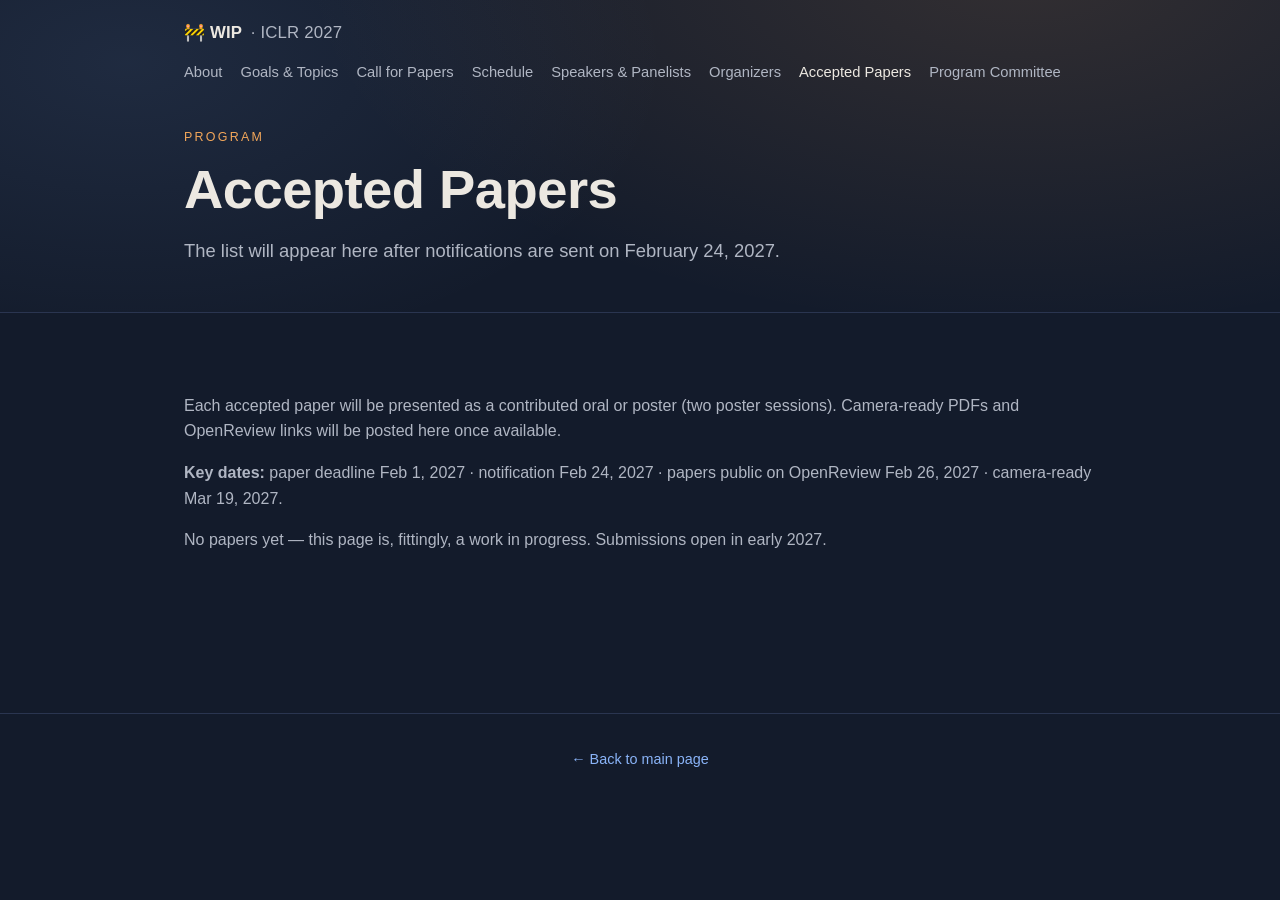
<file: papers.html>
<!DOCTYPE html>
<html lang="en" data-theme="dark">
<head>
  <meta charset="UTF-8" />
  <meta name="viewport" content="width=device-width, initial-scale=1.0" />
  <title>Accepted Papers — WIP Workshop @ ICLR 2027</title>
  <link rel="icon" type="image/svg+xml" href="assets/logos/favicon.svg" />
  <link rel="apple-touch-icon" href="assets/logos/avatar-dark-1024.png" />
  <link rel="stylesheet" href="assets/styles.css?v=20261007c" />
  <!-- Light mode disabled for now: theme is pinned to dark on <html>. To re-enable,
       restore the saved-theme script here and the #theme-toggle button. -->
</head>
<body>
  <header class="hero compact">
    <nav class="nav">
      <a class="brand" href="index.html">🚧 WIP <span class="brand-sub">· ICLR 2027</span></a>
      <button class="nav-toggle" type="button" aria-expanded="false" aria-controls="nav-links" aria-label="Menu"
        onclick="this.setAttribute('aria-expanded', this.closest('.nav').classList.toggle('open'))">☰</button>
      <ul class="nav-links" id="nav-links"
        onclick="if (event.target.closest('a')) { var n = this.closest('.nav'); n.classList.remove('open'); n.querySelector('.nav-toggle').setAttribute('aria-expanded', 'false'); }">
        <li><a href="index.html#about">About</a></li>
        <li><a href="index.html#goals">Goals &amp; Topics</a></li>
        <li><a href="index.html#cfp">Call for Papers</a></li>
        <li><a href="index.html#schedule">Schedule</a></li>
        <li><a href="index.html#speakers">Speakers &amp; Panelists</a></li>
        <li><a href="index.html#organizers">Organizers</a></li>
        <li><a href="papers.html" class="active">Accepted Papers</a></li>
        <li><a href="committee.html">Program Committee</a></li>
      </ul>
    </nav>
    <div class="hero-inner">
      <p class="eyebrow">Program</p>
      <h1>Accepted Papers</h1>
      <p class="tagline">The list will appear here after notifications are sent on February 24, 2027.</p>
    </div>
  </header>

  <main>
    <section class="section">
      <p class="muted">
        Each accepted paper will be presented as a contributed oral or poster (two poster sessions).
        Camera-ready PDFs and OpenReview links will be posted here once available.
      </p>

      <p class="muted">
        <strong>Key dates:</strong> paper deadline Feb 1, 2027 · notification Feb 24, 2027 ·
        papers public on OpenReview Feb 26, 2027 · camera-ready Mar 19, 2027.
      </p>

      <p class="muted">No papers yet — this page is, fittingly, a work in progress. Submissions open in early 2027.</p>
    </section>
  </main>

  <footer class="footer">
    <p><a href="index.html">← Back to main page</a></p>
  </footer>
  <script>
    (function () {
      var btn = document.getElementById('theme-toggle');
      if (!btn) return;
      var mq = window.matchMedia('(prefers-color-scheme: dark)');
      function current() {
        var t = document.documentElement.getAttribute('data-theme');
        if (t === 'light' || t === 'dark') return t;
        return mq.matches ? 'dark' : 'light';
      }
      function render() {
        var c = current();
        btn.textContent = c === 'dark' ? '☀' : '☾';
        btn.setAttribute('aria-label', c === 'dark' ? 'Switch to light theme' : 'Switch to dark theme');
      }
      btn.addEventListener('click', function () {
        var next = current() === 'dark' ? 'light' : 'dark';
        document.documentElement.setAttribute('data-theme', next);
        try { localStorage.setItem('theme', next); } catch (e) {}
        render();
      });
      mq.addEventListener && mq.addEventListener('change', render);
      render();
    })();
  </script>
</body>
</html>
</file>
<file: assets/styles.css>
/* Theme tokens
   - Light is the default in :root.
   - prefers-color-scheme: dark applies dark tokens when no explicit theme is set.
   - [data-theme="dark"] / [data-theme="light"] override the OS preference. */

/* Palette: "Ocean Beach at golden hour" — warm sand + Pacific blue + sunset
   amber, to sit with the hero photos. */

:root,
:root[data-theme="light"] {
  color-scheme: light;
  --bg: #fdfbf7;
  --bg-alt: #f7f2ea;
  --surface: #ffffff;
  --fg: #1b1d24;
  --fg-muted: #5e6370;
  --accent: #1f4fa8;
  --accent-2: #b0501a;
  --accent-hover: #173d85;
  --border: #ebe4d8;
  --border-soft: #f3eee5;
  --button-fg: #ffffff;
  --accent-soft-bg: rgba(31, 79, 168, 0.08);
  --accent-soft-border: rgba(31, 79, 168, 0.28);
  --accent-2-soft-bg: rgba(176, 80, 26, 0.09);
  --accent-2-soft-border: rgba(176, 80, 26, 0.30);
  --hero-glow-1: rgba(240, 150, 60, 0.16);
  --hero-glow-2: rgba(31, 79, 168, 0.06);
  --hero-photo-opacity: 1;
  --hero-fog: rgba(253, 251, 247, 0.35);
  --nav-fog: rgba(253, 251, 247, 0.88);
  --page-glass: rgba(253, 251, 247, 0.55);
  --page-glass-alt: rgba(247, 242, 234, 0.25);
  --hero-nav: #3d4250;
  --hero-nav-glow: none;
  --hero-text: #1f2229;
  --hero-text-glow: none;
  --lockup-bg: rgba(255, 255, 255, 0.34);
  --lockup-border: rgba(255, 255, 255, 0.7);
  --lockup-shadow: rgba(120, 80, 30, 0.10);
  --max: 960px;
}

:root[data-theme="dark"] {
  color-scheme: dark;
  --bg: #131b2b;
  --bg-alt: #182236;
  --surface: #1d2840;
  --fg: #ece8e1;
  --fg-muted: #b0b6c3;
  --accent: #8ab4f8;
  --accent-2: #f2a65a;
  --accent-hover: #a8c7fa;
  --border: #2a3550;
  --border-soft: #222c42;
  --button-fg: #131b2b;
  --accent-soft-bg: rgba(138, 180, 248, 0.14);
  --accent-soft-border: rgba(138, 180, 248, 0.35);
  --accent-2-soft-bg: rgba(242, 166, 90, 0.12);
  --accent-2-soft-border: rgba(242, 166, 90, 0.35);
  --hero-glow-1: rgba(242, 166, 90, 0.14);
  --hero-glow-2: rgba(138, 180, 248, 0.10);
  --hero-photo-opacity: 0.85;
  --hero-fog: rgba(19, 27, 43, 0.50);
  --nav-fog: rgba(19, 27, 43, 0.92);
  --page-glass: rgba(19, 27, 43, 0.58);
  --page-glass-alt: rgba(24, 34, 54, 0.25);
  --hero-nav: #e3e6ec;
  --hero-nav-glow: 0 1px 6px rgba(0, 0, 0, 0.7);
  --hero-text: var(--fg);
  --hero-text-glow: none;
  --lockup-bg: rgba(19, 27, 43, 0.42);
  --lockup-border: rgba(255, 255, 255, 0.08);
  --lockup-shadow: rgba(0, 0, 0, 0.30);
}

@media (prefers-color-scheme: dark) {
  :root:not([data-theme]) {
    color-scheme: dark;
    --bg: #131b2b;
    --bg-alt: #182236;
    --surface: #1d2840;
    --fg: #ece8e1;
    --fg-muted: #b0b6c3;
    --accent: #8ab4f8;
    --accent-2: #f2a65a;
    --accent-hover: #a8c7fa;
    --border: #2a3550;
    --border-soft: #222c42;
    --button-fg: #131b2b;
    --accent-soft-bg: rgba(138, 180, 248, 0.14);
    --accent-soft-border: rgba(138, 180, 248, 0.35);
    --accent-2-soft-bg: rgba(242, 166, 90, 0.12);
    --accent-2-soft-border: rgba(242, 166, 90, 0.35);
    --hero-glow-1: rgba(242, 166, 90, 0.14);
    --hero-glow-2: rgba(138, 180, 248, 0.10);
    --hero-photo-opacity: 0.85;
    --hero-fog: rgba(19, 27, 43, 0.50);
    --nav-fog: rgba(19, 27, 43, 0.92);
    --page-glass: rgba(19, 27, 43, 0.58);
    --page-glass-alt: rgba(24, 34, 54, 0.25);
    --hero-nav: #e3e6ec;
    --hero-nav-glow: 0 1px 6px rgba(0, 0, 0, 0.7);
    --hero-text: var(--fg);
    --hero-text-glow: none;
    --lockup-bg: rgba(19, 27, 43, 0.42);
    --lockup-border: rgba(255, 255, 255, 0.08);
    --lockup-shadow: rgba(0, 0, 0, 0.30);
  }
}

* { box-sizing: border-box; }

html, body {
  margin: 0;
  padding: 0;
  background: var(--bg);
  color: var(--fg);
  font-family: -apple-system, BlinkMacSystemFont, "Segoe UI", "Inter", Roboto,
    "Helvetica Neue", Arial, sans-serif;
  line-height: 1.6;
  -webkit-font-smoothing: antialiased;
}

a { color: var(--accent); text-decoration: none; }
a:hover { text-decoration: underline; }

/* Hero */
.hero {
  position: relative;
  isolation: isolate;
  background:
    radial-gradient(1200px 600px at 80% -10%, var(--hero-glow-1), transparent 60%),
    radial-gradient(900px 500px at 10% 20%, var(--hero-glow-2), transparent 60%),
    var(--bg);
  border-bottom: 1px solid var(--border);
  padding-bottom: 80px;
}

/* Ocean Beach photo behind the main hero, faded into the
   page by a mask, with a fog bank over the logo/text side so the thin logo
   strokes stay legible. */
.hero-photos {
  /* Fixed to the viewport so the rest of the page scrolls over the photo. */
  position: fixed;
  top: 0;
  left: 0;
  right: 0;
  height: max(720px, 58.75vw);
  z-index: -1;
  overflow: hidden;
  pointer-events: none;
  -webkit-mask-image: linear-gradient(180deg, #000 85%, transparent 100%);
          mask-image: linear-gradient(180deg, #000 85%, transparent 100%);
}
.hero:not(.compact) { border-bottom: 0; }
.photo-credit {
  position: absolute;
  right: 16px;
  bottom: 10px;
  margin: 0;
  font-size: 0.72rem;
  letter-spacing: 0.02em;
  color: var(--fg-muted);
  opacity: 0.75;
}
@media (max-width: 600px) {
  .photo-credit { left: 16px; text-align: right; font-size: 0.66rem; }
}
/* Page content after the photo hero: frosted glass so the photo shows
   through faintly as you scroll. */
.hero:not(.compact) ~ main,
.hero:not(.compact) ~ .footer {
  position: relative;
  z-index: 1;
  background: var(--page-glass);
  -webkit-backdrop-filter: blur(8px);
          backdrop-filter: blur(8px);
}
.hero:not(.compact) ~ main {
  border-top: 1px solid var(--lockup-border);
}
.hero:not(.compact) ~ main .section.alt {
  background: var(--page-glass-alt);
}
.hero-slides {
  position: absolute;
  inset: 0;
  opacity: var(--hero-photo-opacity);
}
.hero-photo {
  position: absolute;
  inset: 0;
  background-size: cover;
  background-position: 70% top;
  filter: brightness(1.08);
  background-repeat: no-repeat;
}

/* Fog: a soft bank over the left (where the logo sits) plus slow-drifting wisps. */
.hero-fog,
.hero-fog::before {
  position: absolute;
  inset: -10% -20%;
}
.hero-fog {
  background:
    linear-gradient(180deg, var(--nav-fog) 0, var(--nav-fog) 100px, transparent 150px),
    radial-gradient(ellipse 55% 75% at 30% 45%, var(--hero-fog) 0%, var(--hero-fog) 35%, transparent 75%),
    linear-gradient(90deg, var(--hero-fog) 0%, transparent 70%);
}
.hero-fog::before {
  content: "";
  background:
    radial-gradient(ellipse 30% 14% at 25% 70%, var(--hero-fog), transparent 70%),
    radial-gradient(ellipse 26% 12% at 70% 58%, var(--hero-fog), transparent 70%),
    radial-gradient(ellipse 34% 16% at 55% 85%, var(--hero-fog), transparent 70%);
  filter: blur(18px);
  animation: hero-fog-drift 45s ease-in-out infinite alternate;
}
@keyframes hero-fog-drift {
  from { transform: translateX(-6%); }
  to   { transform: translateX(6%); }
}

@media (prefers-reduced-motion: reduce) {
  .hero-fog::before { animation: none; }
}
@media (max-width: 600px) {
  /* Phones get a portrait crop that keeps the sun and Seal Rock in frame
     (!important beats the inline desktop image on the element). */
  .hero-photo {
    background-image: url("hero/sf-1-mobile.jpg") !important;
    background-position: right top;
  }
  /* Light fog: enough under the menu and text, but let the sun glow through. */
  .hero-fog {
    background:
      linear-gradient(180deg, var(--nav-fog) 0, rgba(19, 27, 43, 0.45) 140px, transparent 230px),
      linear-gradient(180deg, transparent 30%, var(--hero-fog) 50%, var(--hero-fog) 85%, transparent 100%);
  }
}
.hero.compact { padding-bottom: 24px; }

.nav {
  display: flex;
  align-items: center;
  justify-content: space-between;
  flex-wrap: wrap;
  gap: 12px;
  max-width: var(--max);
  margin: 0 auto;
  padding: 20px 24px;
}
.brand {
  font-weight: 700;
  font-size: 1.05rem;
  letter-spacing: 0.01em;
  color: var(--fg);
}

/* Theme-aware image swap: any element with .logo-light is shown in light mode,
   .logo-dark in dark mode. Works with the data-theme override and the
   prefers-color-scheme fallback. */
.logo-dark { display: none; }
:root[data-theme="dark"] .logo-light { display: none; }
:root[data-theme="dark"] .logo-dark { display: block; }
@media (prefers-color-scheme: dark) {
  :root:not([data-theme]) .logo-light { display: none; }
  :root:not([data-theme]) .logo-dark { display: block; }
}

/* Hero lockup figure */
.hero-lockup {
  margin: 0 0 22px;
  line-height: 1;
}
/* Frosted panel behind the logo on the photo hero. */
.hero:not(.compact) .nav-links a:not(:hover) {
  color: var(--hero-nav);
  text-shadow: var(--hero-nav-glow);
}
.hero:not(.compact) .tagline,
.hero:not(.compact) .meta {
  color: var(--hero-text);
  text-shadow: var(--hero-text-glow);
}
.hero:not(.compact) .tagline { font-size: 1.02rem; }
.hero:not(.compact) .meta { font-size: 0.86rem; gap: 18px; }
/* Quieter, glassy CTA on the photo hero (other .button uses stay solid). */
.hero:not(.compact) .button {
  background: var(--lockup-bg);
  color: var(--accent);
  border: 1px solid var(--accent-soft-border);
  font-weight: 500;
  font-size: 0.92rem;
  padding: 8px 16px;
  -webkit-backdrop-filter: blur(4px);
          backdrop-filter: blur(4px);
}
.hero:not(.compact) .button:hover {
  background: var(--accent-soft-bg);
  border-color: var(--accent);
}
.hero:not(.compact) .hero-lockup {
  max-width: calc(640px + 2 * 14px);
  margin-bottom: 40px; /* beats the generic `.hero h1` margin */
  padding: 6px 14px;
  border-radius: 18px;
  background: var(--lockup-bg);
  border: 1px solid var(--lockup-border);
  box-shadow: 0 10px 30px var(--lockup-shadow);
  -webkit-backdrop-filter: blur(4px) saturate(1.1);
          backdrop-filter: blur(4px) saturate(1.1);
}
.hero-lockup img {
  width: 100%;
  max-width: 640px;
  height: auto;
}
.brand-sub {
  color: var(--fg-muted);
  font-weight: 400;
  margin-left: 4px;
}
.nav-links {
  list-style: none;
  display: flex;
  align-items: center;
  gap: 18px;
  flex-wrap: wrap;
  margin: 0;
  padding: 0;
}
.nav-links a {
  color: var(--fg-muted);
  font-size: 0.92rem;
}
.nav-links a:hover,
.nav-links a.active {
  color: var(--fg);
  text-decoration: none;
}

/* Theme toggle — pinned just above the right edge of the nav content */
.theme-toggle {
  position: fixed;
  top: 12px;
  right: max(16px, calc((100vw - var(--max)) / 2 + 16px));
  z-index: 50;
  background: color-mix(in srgb, var(--bg) 78%, transparent);
  backdrop-filter: blur(8px);
  -webkit-backdrop-filter: blur(8px);
  border: 1px solid var(--border);
  color: var(--fg-muted);
  border-radius: 999px;
  width: 36px;
  height: 36px;
  display: inline-flex;
  align-items: center;
  justify-content: center;
  cursor: pointer;
  font-size: 0.95rem;
  line-height: 1;
  padding: 0;
  font-family: inherit;
  transition: color 0.15s ease, border-color 0.15s ease, background 0.15s ease;
}
.theme-toggle:hover {
  color: var(--fg);
  border-color: var(--fg-muted);
}
.theme-toggle:focus-visible {
  outline: 2px solid var(--accent);
  outline-offset: 2px;
}

.hero-inner {
  max-width: var(--max);
  margin: 0 auto;
  padding: 20px 24px 0;
}
@media (max-width: 600px) {
  .hero { padding-bottom: 48px; }
  .hero-inner { padding: 6px 14px 0; }
  .nav { padding: 14px 16px; }
  .section { padding: 40px 16px; }

  /* Compact nav: smaller text, tighter gap, drop the redundant subtitle */
  .brand { font-size: 0.95rem; }
  .brand-sub { display: none; }
  .nav-links { gap: 10px 14px; }
  .nav-links a { font-size: 0.82rem; }

  /* Give the hero lockup a touch more room on small screens */
  .hero-lockup { margin-bottom: 18px; }
}
.hero.compact .hero-inner { padding-top: 24px; }

.eyebrow {
  text-transform: uppercase;
  letter-spacing: 0.18em;
  font-size: 0.78rem;
  color: var(--accent-2);
  margin: 0 0 12px;
}
.hero h1 {
  font-size: clamp(2rem, 4.5vw, 3.4rem);
  line-height: 1.1;
  margin: 0 0 16px;
  letter-spacing: -0.01em;
}
.tagline {
  font-size: 1.15rem;
  color: var(--fg-muted);
  margin: 0 0 22px;
  max-width: 640px;
}
.meta {
  display: flex;
  gap: 22px;
  color: var(--fg-muted);
  font-size: 0.95rem;
  flex-wrap: wrap;
  margin: 0;
}

/* Sections */
main { padding-bottom: 80px; }
.section {
  max-width: var(--max);
  margin: 0 auto;
  padding: 64px 24px;
}
.section.alt {
  background: var(--bg-alt);
  max-width: 100%;
  border-top: 1px solid var(--border);
  border-bottom: 1px solid var(--border);
}
.section.alt > * {
  max-width: var(--max);
  margin-left: auto;
  margin-right: auto;
}
.section h2 {
  font-size: 1.7rem;
  margin: 0 0 18px;
  letter-spacing: -0.01em;
}
.section h3 {
  margin-top: 28px;
  font-size: 1.1rem;
  color: var(--fg);
}
.muted { color: var(--fg-muted); }

.topics {
  columns: 2;
  column-gap: 32px;
  padding-left: 18px;
  margin: 8px 0 0;
}
.topics li { margin: 4px 0; }
@media (max-width: 600px) { .topics { columns: 1; } }

/* Goals grid */
.goals-grid {
  display: grid;
  grid-template-columns: repeat(auto-fit, minmax(260px, 1fr));
  gap: 18px;
  margin-top: 24px;
}
.goal {
  background: var(--surface);
  border: 1px solid var(--border);
  border-radius: 12px;
  padding: 22px;
}
.goal-title {
  margin: 0 0 4px;
  font-size: 1.5rem;
  letter-spacing: -0.01em;
  color: var(--fg);
}
.goal-num {
  color: var(--accent-2);
  margin-right: 6px;
}
.goal-sub {
  margin: 0 0 14px;
  color: var(--fg-muted);
  font-size: 0.95rem;
}
.goal ul {
  padding-left: 18px;
  margin: 0;
  color: var(--fg-muted);
  font-size: 0.95rem;
}
.goal ul li { margin: 6px 0; }

.status {
  display: inline-block;
  font-size: 0.72rem;
  text-transform: uppercase;
  letter-spacing: 0.1em;
  padding: 2px 8px;
  border-radius: 999px;
  margin-top: 8px;
}
.status.confirmed {
  background: var(--accent-soft-bg);
  color: var(--accent);
  border: 1px solid var(--accent-soft-border);
}
.status.tentative {
  background: var(--accent-2-soft-bg);
  color: var(--accent-2);
  border: 1px solid var(--accent-2-soft-border);
}

/* Dates */
.dates-grid {
  display: grid;
  grid-template-columns: repeat(auto-fit, minmax(180px, 1fr));
  gap: 14px;
  margin: 24px 0;
}
.date-card {
  background: var(--surface);
  border: 1px solid var(--border);
  border-radius: 10px;
  padding: 16px;
}
.date-label {
  font-size: 0.8rem;
  text-transform: uppercase;
  letter-spacing: 0.08em;
  color: var(--fg-muted);
  margin: 0 0 6px;
}
.date-value {
  font-size: 1.1rem;
  font-weight: 600;
  margin: 0;
}

.cta-row { margin-top: 12px; }
.button {
  display: inline-block;
  background: var(--accent);
  color: var(--button-fg);
  font-weight: 600;
  padding: 10px 18px;
  border-radius: 8px;
}
.button:hover { background: var(--accent-hover); text-decoration: none; }

/* Schedule */
.schedule {
  width: 100%;
  border-collapse: collapse;
  margin-top: 16px;
  display: block;
  overflow-x: auto;
  -webkit-overflow-scrolling: touch;
}
.schedule td {
  padding: 10px 12px;
  border-bottom: 1px solid var(--border);
  vertical-align: top;
}
.schedule .time {
  width: 80px;
  color: var(--accent);
  font-variant-numeric: tabular-nums;
  white-space: nowrap;
}

/* Info dot + popover bubble */
.info-dot {
  anchor-name: --dbg-anchor;
  appearance: none;
  display: inline-flex;
  align-items: center;
  justify-content: center;
  width: 18px;
  height: 18px;
  margin-left: 7px;
  padding: 0;
  border: 1px solid var(--accent-soft-border);
  border-radius: 50%;
  background: var(--accent-soft-bg);
  color: var(--accent);
  font-size: 0.72rem;
  font-weight: 700;
  line-height: 1;
  cursor: pointer;
  vertical-align: middle;
  transition: background 0.15s ease, transform 0.15s ease;
}
.info-dot:hover { background: var(--accent-soft-border); transform: translateY(-1px); }
.info-dot:focus-visible { outline: 2px solid var(--accent); outline-offset: 2px; }

.bubble {
  max-width: min(340px, calc(100vw - 32px));
  margin: 0;
  padding: 14px 16px;
  border: 1px solid var(--border);
  border-radius: 12px;
  background: var(--surface);
  color: var(--fg);
  box-shadow: 0 14px 40px rgba(0, 0, 0, 0.22);
  font-size: 0.9rem;
  line-height: 1.55;
}
.bubble p { margin: 0; }
.bubble p + p { margin-top: 8px; }
.bubble .bubble-title {
  font-weight: 700;
  color: var(--accent);
  margin-bottom: 6px;
}

/* Anchor the bubble just to the right of the dot where supported; otherwise
   it stays a centered card. Flips to the left/below if there's no room. */
@supports (anchor-name: --a) {
  .bubble {
    position: fixed;
    position-anchor: --dbg-anchor;
    top: anchor(top);
    left: anchor(right);
    margin-left: 10px;
    position-try-fallbacks: flip-inline, flip-block;
  }
}

/* Speakers */
.speakers-grid {
  display: grid;
  grid-template-columns: repeat(auto-fit, minmax(180px, 1fr));
  gap: 16px;
  margin-top: 16px;
}
.speaker {
  background: var(--surface);
  border: 1px solid var(--border);
  border-radius: 10px;
  padding: 16px;
}
.speaker, .organizer { text-align: center; }
.speaker .bio-details .bio,
.organizer .bio-details .bio { text-align: left; }
.speaker .avatar,
.organizer .avatar {
  display: block;
  width: 96px;
  height: 96px;
  margin: 0 auto 12px;
  border-radius: 50%;
  object-fit: cover;
  object-position: center 30%;
  border: 1px solid var(--border);
  background: var(--bg);
}
.site-link {
  display: inline-flex;
  margin-top: 8px;
  color: var(--accent);
  opacity: 0.85;
  transition: opacity 0.15s;
}
.site-link:hover, .site-link:focus-visible { opacity: 1; }
.speaker .name { margin: 0; font-weight: 600; }
.speaker .affil { margin: 4px 0 0; color: var(--fg-muted); font-size: 0.9rem; }

/* Organizers */
.organizers-grid {
  display: grid;
  grid-template-columns: repeat(auto-fit, minmax(180px, 1fr));
  gap: 16px;
  margin-top: 16px;
}
.organizer {
  background: var(--surface);
  border: 1px solid var(--border);
  border-radius: 10px;
  padding: 16px;
}
.organizer .name { margin: 0; font-weight: 600; }
.organizer .affil { margin: 4px 0 10px; color: var(--fg-muted); font-size: 0.9rem; }
.organizer .interests {
  margin: 6px 0 0;
  font-size: 0.85rem;
  color: var(--accent-2);
  font-style: italic;
  letter-spacing: 0.01em;
}

.bio-details {
  margin-top: 12px;
  border-top: 1px dashed var(--border);
  padding-top: 10px;
}
.bio-details summary {
  cursor: pointer;
  font-size: 0.85rem;
  color: var(--accent);
  list-style: none;
  user-select: none;
}
.bio-details summary::-webkit-details-marker { display: none; }
.bio-details summary::before {
  content: "▸ ";
  display: inline-block;
  transition: transform 0.15s ease;
}
.bio-details[open] summary::before {
  content: "▾ ";
}
.bio-details summary:hover { color: var(--accent-hover); }
.bio-details .bio {
  margin: 10px 0 0;
  font-size: 0.9rem;
  color: var(--fg-muted);
  line-height: 1.55;
}

/* Papers */
.papers {
  list-style: decimal;
  padding-left: 22px;
}
.papers li { margin: 18px 0; }
.paper-title { margin: 0; font-weight: 600; }
.paper-authors { margin: 4px 0 0; color: var(--fg-muted); font-size: 0.95rem; }
.paper-links { margin: 6px 0 0; font-size: 0.9rem; }

/* Committee */
.committee-list {
  list-style: none;
  padding: 0;
  margin: 16px 0 0;
  display: grid;
  grid-template-columns: repeat(auto-fit, minmax(260px, 1fr));
  gap: 8px 24px;
}
.committee-list li {
  padding: 6px 0;
  border-bottom: 1px dashed var(--border);
}
.pc-name { font-weight: 500; }
.pc-affil { color: var(--fg-muted); }

/* Footer */
.footer {
  border-top: 1px solid var(--border);
  padding: 20px 24px;
  text-align: center;
  color: var(--fg-muted);
  font-size: 0.9rem;
}

/* Phones: swap in the compact lockup (ring beside a 3-line title) so the
   logo stays legible, and keep the hero text below it understated. */
.logo-stacked { display: none; }
.text-short { display: none; }
@media (max-width: 600px) {
  .hero-lockup .logo-light,
  .hero-lockup .logo-dark { display: none !important; }
  .hero-lockup .logo-stacked { display: block; width: 100%; height: auto; }
  .hero:not(.compact) .hero-lockup { margin-bottom: 20px; padding: 14px 16px; }
  .hero:not(.compact) .tagline { font-size: 0.76rem; line-height: 1.5; margin-bottom: 10px; }
  .hero:not(.compact) .meta { font-size: 0.68rem; gap: 2px 12px; }
  .hero:not(.compact) .cta-row { margin-top: 12px; }
  .hero:not(.compact) .button { font-size: 0.72rem; padding: 5px 11px; }
  .photo-credit { font-size: 0.6rem; text-wrap: balance; }
  .text-full { display: none; }
  .text-short { display: inline; }
}

/* Phones: the menu collapses behind a "Menu" button and opens as a
   frosted dropdown over the page. */
.nav-toggle { display: none; }
@media (max-width: 600px) {
  .nav { position: relative; }
  .nav-toggle {
    display: inline-flex;
    align-items: center;
    gap: 6px;
    padding: 4px 11px;
    font: inherit;
    font-size: 1rem;
    line-height: 1.4;
    color: var(--fg);
    background: var(--lockup-bg);
    border: 1px solid var(--lockup-border);
    border-radius: 999px;
    cursor: pointer;
    -webkit-backdrop-filter: blur(6px);
            backdrop-filter: blur(6px);
  }
  .nav-links { display: none; }
  .nav.open .nav-links {
    display: flex;
    flex-direction: column;
    align-items: stretch;
    gap: 0;
    position: absolute;
    top: 100%;
    left: 16px;
    right: 16px;
    z-index: 10;
    padding: 8px 16px;
    background: var(--nav-fog);
    border: 1px solid var(--lockup-border);
    border-radius: 14px;
    box-shadow: 0 12px 30px var(--lockup-shadow);
    -webkit-backdrop-filter: blur(12px);
            backdrop-filter: blur(12px);
  }
  .nav.open .nav-links a { display: block; padding: 8px 0; font-size: 0.92rem; }
}
}
</file>
